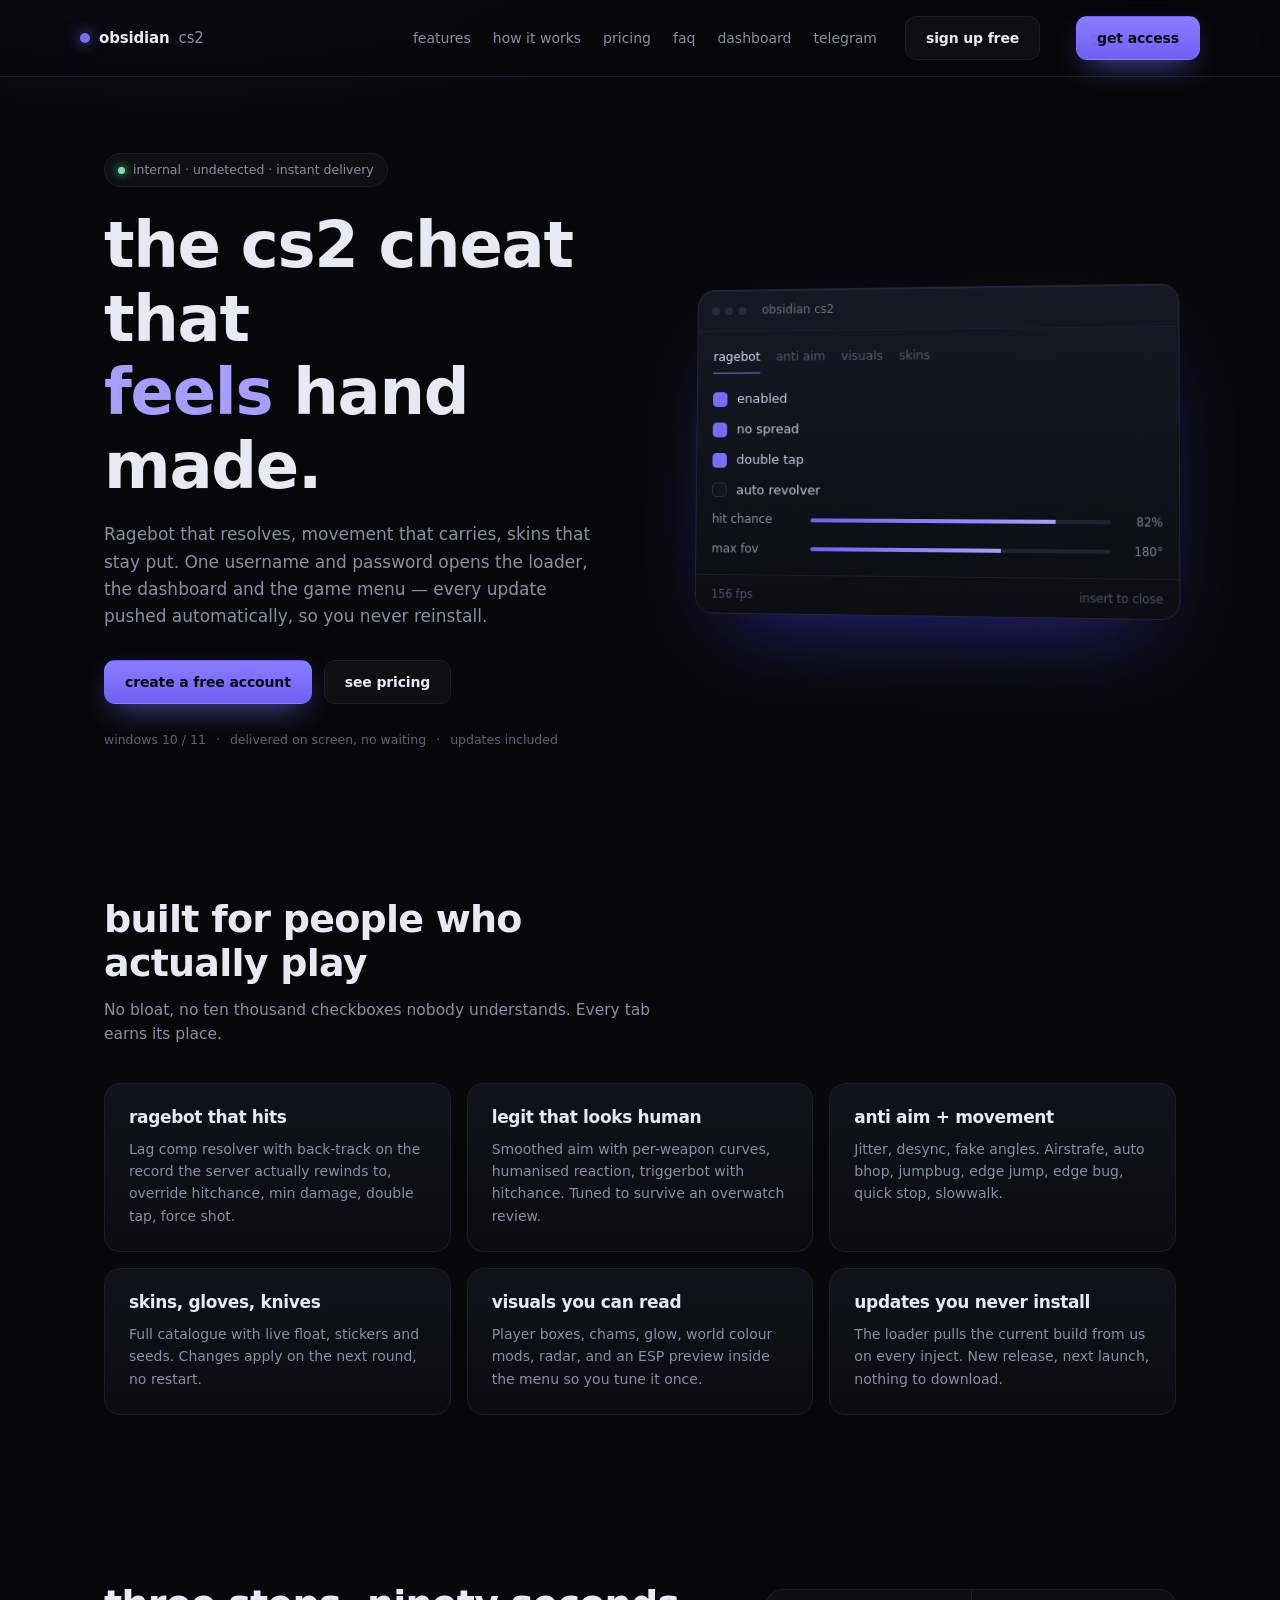
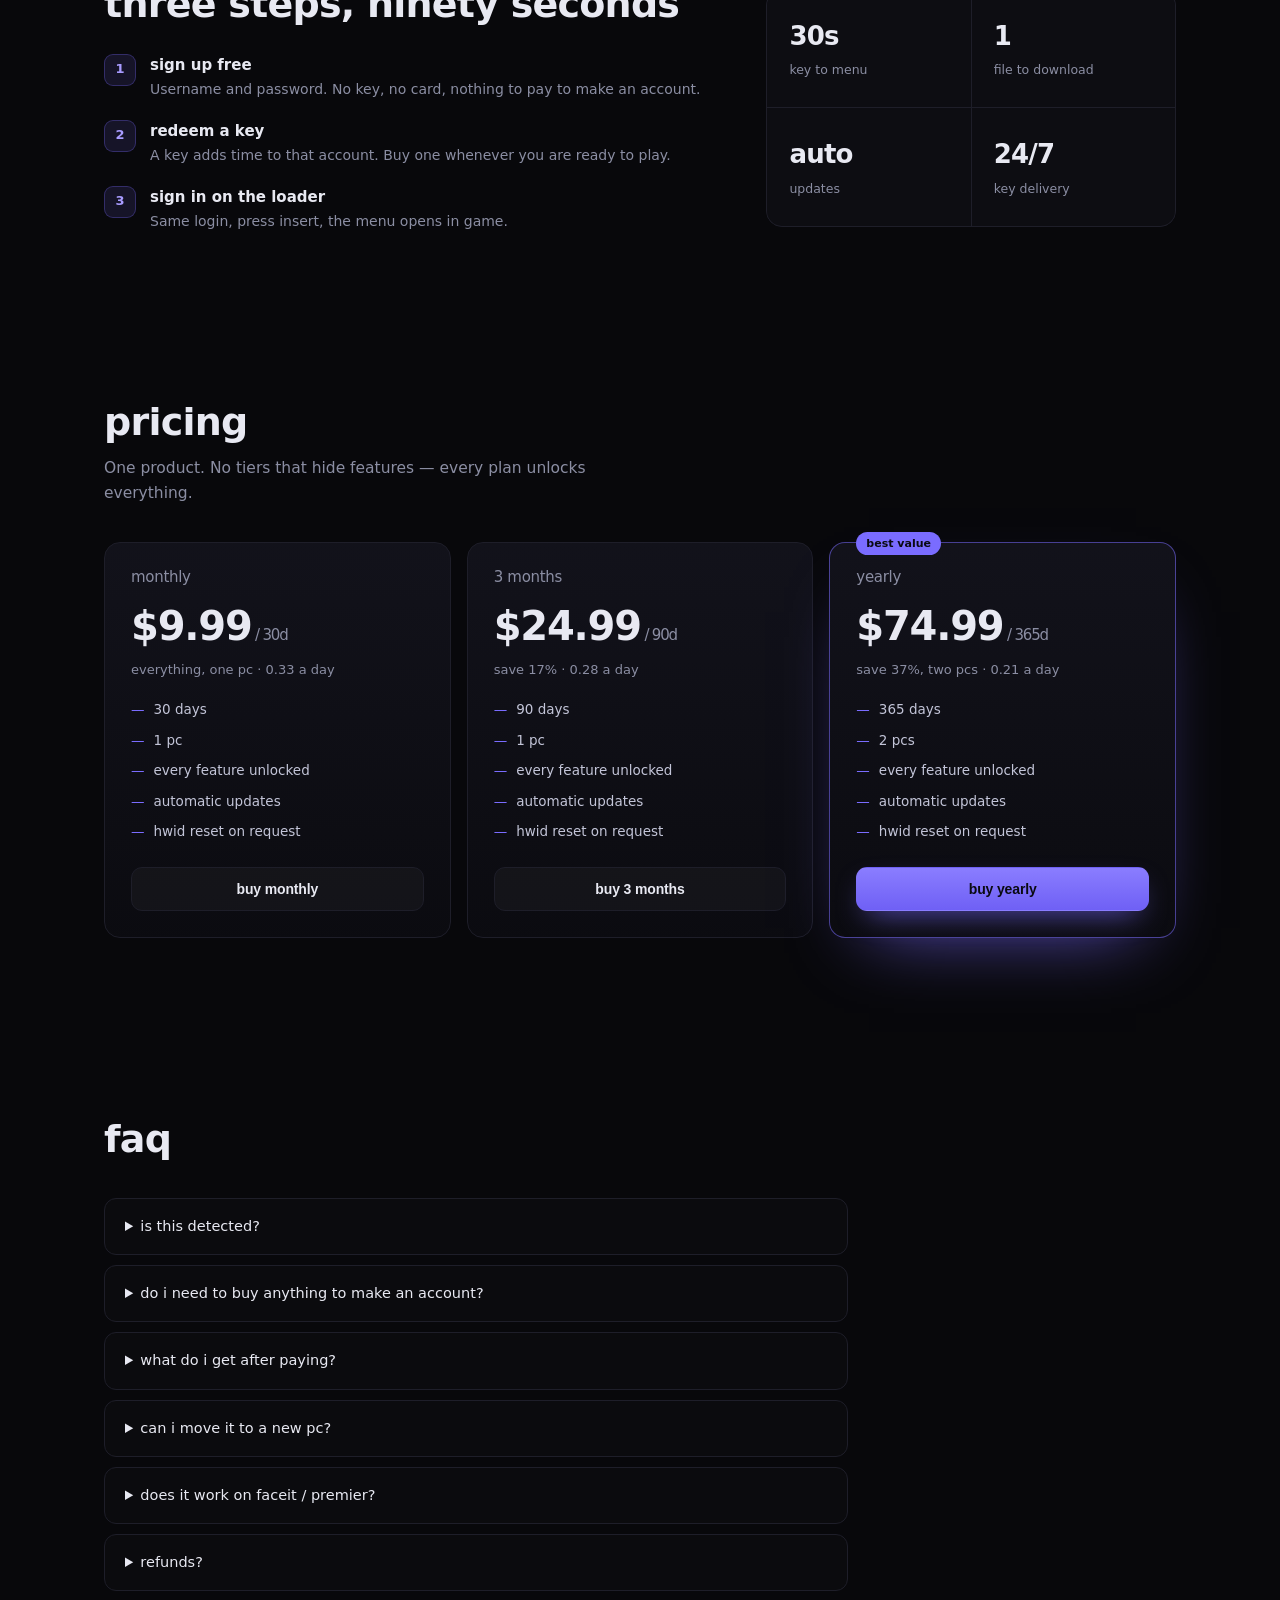
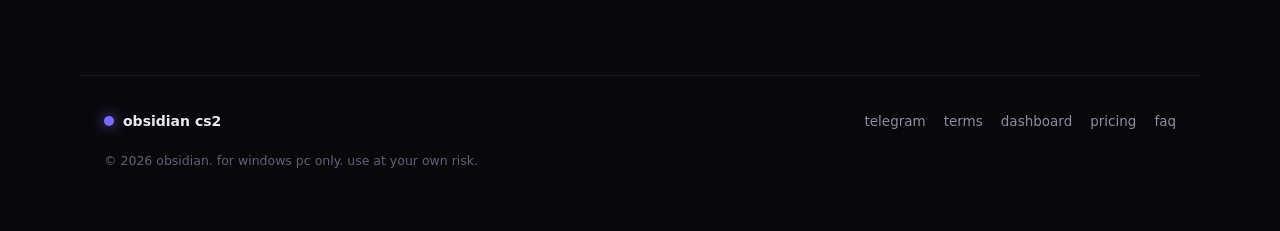
<file: index.html>
<!doctype html>
<html lang="en">
<head>
<meta charset="utf-8">
<meta name="viewport" content="width=device-width,initial-scale=1">
<title>obsidian — cs2</title>
<meta name="description" content="obsidian cs2: ragebot, legitbot, skins and movement in one clean internal. Buy a key, load in seconds.">
<link rel="stylesheet" href="assets/style.css?v=3">
<link rel="icon" href="data:image/svg+xml,<svg xmlns='http://www.w3.org/2000/svg' viewBox='0 0 32 32'><rect width='32' height='32' rx='8' fill='%237a6cff'/></svg>">
</head>
<body>

<nav class="nav">
  <a class="brand" href="#top">
    <span class="brand-dot"></span>
    obsidian <span class="brand-sub">cs2</span>
  </a>
  <div class="nav-links">
    <a href="#features">features</a>
    <a href="#how">how it works</a>
    <a href="#pricing">pricing</a>
    <a href="#faq">faq</a>
    <a href="dashboard.html">dashboard</a>
    <a href="https://t.me/obsidiancs2" target="_blank" rel="noopener">telegram</a>
  </div>
  <a class="btn btn-ghost" href="dashboard.html?mode=register">sign up free</a>
  <a class="btn btn-primary" href="#pricing" style="margin-left:8px">get access</a>
</nav>

<header class="hero" id="top">
  <div class="hero-copy">
    <div class="pill"><span class="live"></span> internal · undetected · instant delivery</div>
    <h1>the cs2 cheat that<br><em>feels</em> hand made.</h1>
    <p class="lede">
      Ragebot that resolves, movement that carries, skins that stay put. One username
      and password opens the loader, the dashboard and the game menu — every update
      pushed automatically, so you never reinstall.
    </p>
    <div class="hero-actions">
      <a class="btn btn-primary" href="dashboard.html?mode=register">create a free account</a>
      <a class="btn btn-ghost" href="#pricing">see pricing</a>
    </div>
    <div class="hero-meta">
      <span>windows 10 / 11</span>
      <span>·</span>
      <span>delivered on screen, no waiting</span>
      <span>·</span>
      <span>updates included</span>
    </div>
  </div>

  <div class="hero-art" aria-hidden="true">
    <div class="panel">
      <div class="panel-bar">
        <span class="dot"></span><span class="dot"></span><span class="dot"></span>
        <span class="panel-title">obsidian cs2</span>
      </div>
      <div class="panel-body">
        <div class="tabs">
          <span class="tab active">ragebot</span><span class="tab">anti aim</span>
          <span class="tab">visuals</span><span class="tab">skins</span>
        </div>
        <div class="rows">
          <div class="row"><span class="tick on"></span>enabled</div>
          <div class="row"><span class="tick on"></span>no spread</div>
          <div class="row"><span class="tick on"></span>double tap</div>
          <div class="row"><span class="tick"></span>auto revolver</div>
          <div class="row slider">
            <span>hit chance</span>
            <i><b style="width:82%"></b></i>
            <span class="val">82%</span>
          </div>
          <div class="row slider">
            <span>max fov</span>
            <i><b style="width:64%"></b></i>
            <span class="val">180°</span>
          </div>
        </div>
      </div>
      <div class="panel-foot"><span>156 fps</span><span>insert to close</span></div>
    </div>
  </div>
</header>

<section class="section" id="features">
  <div class="section-head">
    <h2>built for people who actually play</h2>
    <p>No bloat, no ten thousand checkboxes nobody understands. Every tab earns its place.</p>
  </div>
  <div class="grid">
    <article class="card">
      <h3>ragebot that hits</h3>
      <p>Lag comp resolver with back-track on the record the server actually rewinds to, override hitchance, min damage, double tap, force shot.</p>
    </article>
    <article class="card">
      <h3>legit that looks human</h3>
      <p>Smoothed aim with per-weapon curves, humanised reaction, triggerbot with hitchance. Tuned to survive an overwatch review.</p>
    </article>
    <article class="card">
      <h3>anti aim + movement</h3>
      <p>Jitter, desync, fake angles. Airstrafe, auto bhop, jumpbug, edge jump, edge bug, quick stop, slowwalk.</p>
    </article>
    <article class="card">
      <h3>skins, gloves, knives</h3>
      <p>Full catalogue with live float, stickers and seeds. Changes apply on the next round, no restart.</p>
    </article>
    <article class="card">
      <h3>visuals you can read</h3>
      <p>Player boxes, chams, glow, world colour mods, radar, and an ESP preview inside the menu so you tune it once.</p>
    </article>
    <article class="card">
      <h3>updates you never install</h3>
      <p>The loader pulls the current build from us on every inject. New release, next launch, nothing to download.</p>
    </article>
  </div>
</section>

<section class="section split" id="how">
  <div>
    <h2>three steps, ninety seconds</h2>
    <ol class="steps">
      <li><b>sign up free</b><span>Username and password. No key, no card, nothing to pay to make an account.</span></li>
      <li><b>redeem a key</b><span>A key adds time to that account. Buy one whenever you are ready to play.</span></li>
      <li><b>sign in on the loader</b><span>Same login, press insert, the menu opens in game.</span></li>
    </ol>
  </div>
  <div class="stat-box">
    <div class="stat"><b>30s</b><span>key to menu</span></div>
    <div class="stat"><b>1</b><span>file to download</span></div>
    <div class="stat"><b>auto</b><span>updates</span></div>
    <div class="stat"><b>24/7</b><span>key delivery</span></div>
  </div>
</section>

<section class="section" id="pricing">
  <div class="section-head">
    <h2>pricing</h2>
    <p>One product. No tiers that hide features — every plan unlocks everything.</p>
  </div>
  <div class="pricing" id="plan-grid">
    <div class="card plan skeleton"></div>
    <div class="card plan skeleton"></div>
    <div class="card plan skeleton"></div>
  </div>
  <p class="fine" id="plan-status"></p>
</section>

<section class="section" id="faq">
  <div class="section-head"><h2>faq</h2></div>
  <div class="faq">
    <details><summary>is this detected?</summary><p>Nothing is ever permanently safe. We ship updates as soon as anything changes and the loader pulls them automatically, so you are never running an old build.</p></details>
    <details><summary>do i need to buy anything to make an account?</summary><p>No. <a href="dashboard.html?mode=register">Sign up free</a> — the account is just your login. A key only adds time, and you redeem it on the dashboard when you want to play.</p></details>
    <details><summary>what do i get after paying?</summary><p>A key, immediately. Paste it into the redeem box on your dashboard and its days land on your account. Then the loader signs in with your username and password — there is no key to remember.</p></details>
    <details><summary>can i move it to a new pc?</summary><p>Yes. Every plan has a device limit, and the dashboard has a reset button — clear the old pcs yourself, then sign in on the new one.</p></details>
    <details><summary>does it work on faceit / premier?</summary><p>Premier and matchmaking, yes. Faceit never — anti-cheat there is kernel level and we do not pretend otherwise.</p></details>
    <details><summary>refunds?</summary><p>Keys are digital and delivered instantly, so they are final. If the key never worked, we replace or refund it — see <a href="terms.html">terms</a>.</p></details>
  </div>
</section>

<footer class="foot">
  <div class="foot-brand"><span class="brand-dot"></span> obsidian cs2</div>
  <div class="foot-links">
    <a href="https://t.me/obsidiancs2" target="_blank" rel="noopener">telegram</a>
    <a href="terms.html">terms</a>
    <a href="dashboard.html">dashboard</a>
    <a href="#pricing">pricing</a>
    <a href="#faq">faq</a>
  </div>
  <p class="fine">© <span id="year"></span> obsidian. for windows pc only. use at your own risk.</p>
</footer>

<script src="assets/config.js?v=3"></script>
<script src="assets/app.js?v=3"></script>
</body>
</html>
</file>
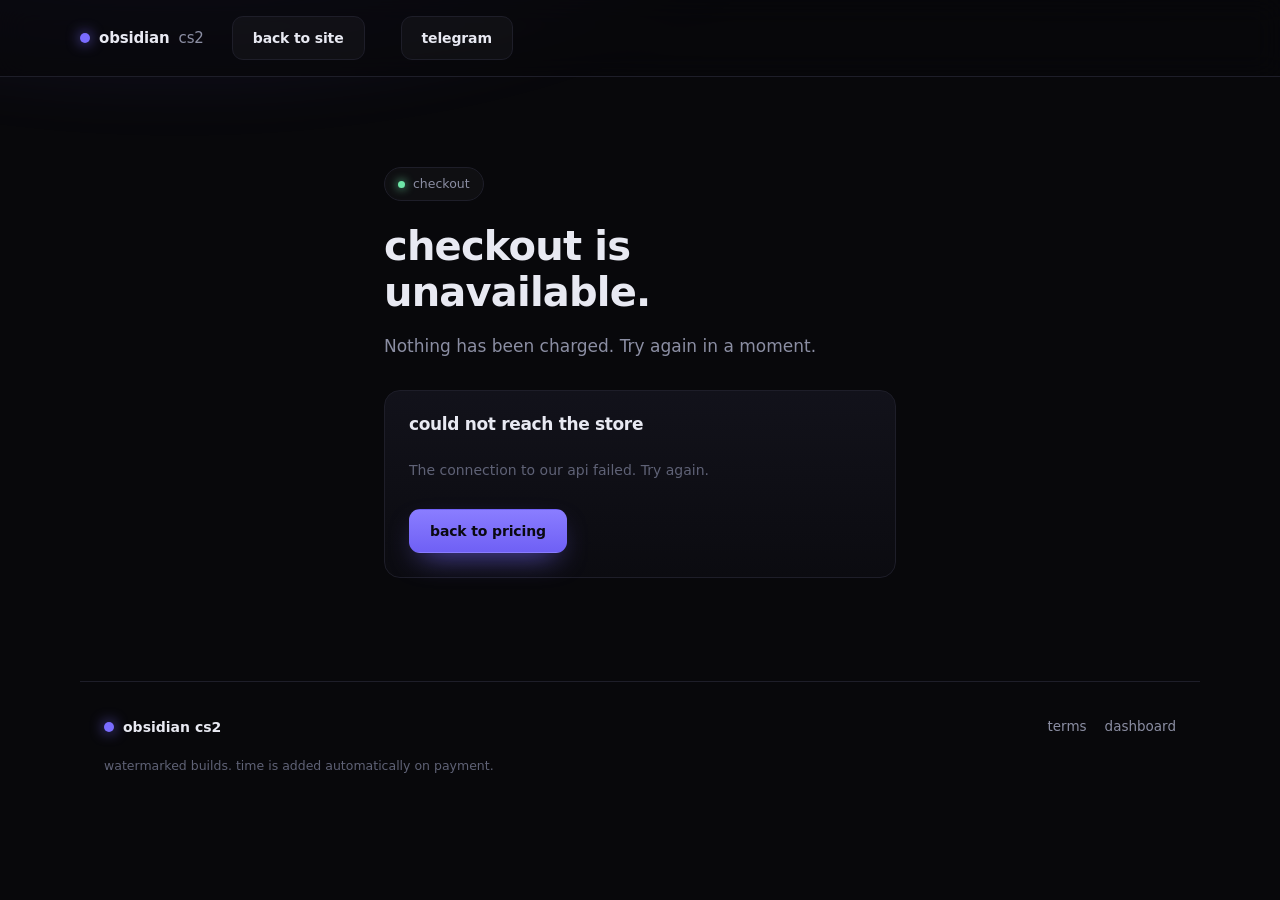
<file: buy.html>
<!doctype html>
<html lang="en">
<head>
<meta charset="utf-8">
<meta name="viewport" content="width=device-width,initial-scale=1">
<title>checkout — obsidian</title>
<meta name="robots" content="noindex">
<link rel="stylesheet" href="assets/style.css?v=4">
<link rel="icon" href="data:image/svg+xml,<svg xmlns='http://www.w3.org/2000/svg' viewBox='0 0 32 32'><rect width='32' height='32' rx='8' fill='%237a6cff'/></svg>">
</head>
<body>

<nav class="nav">
  <a class="brand" href="index.html">
    <span class="brand-dot"></span>
    obsidian <span class="brand-sub">cs2</span>
  </a>
  <a class="btn btn-ghost" href="index.html">back to site</a>
  <a class="btn btn-ghost" href="https://t.me/obsidiancs2" target="_blank" rel="noopener" style="margin-left:8px">telegram</a>
</nav>

<main class="claim">
  <div class="pill"><span class="live"></span> <span id="head">checkout</span></div>

  <h1 id="title">one payment, time added.</h1>
  <p class="lede" id="lede">
    Our payment page handles it. As soon as it clears, the time lands on your account —
    no key to copy, nothing to confirm.
  </p>

  <section class="card pay" id="pay" hidden>
    <p class="pay-status" id="status">opening the payment page…</p>
    <div style="display:flex;gap:8px;flex-wrap:wrap;margin-top:14px">
      <a class="btn btn-primary" id="go" href="#" rel="noopener">open payment page</a>
    </div>
    <p class="fine" style="margin-top:14px">
      Payment is handled by our store. Nothing is charged until you finish on their page.
    </p>
  </section>

  <section class="card pay" id="signin" hidden>
    <h3>sign in first</h3>
    <p class="fine" style="margin:8px 0 16px">
      The time is attached to your account the second it is paid, so sign up or sign in
      before paying — otherwise you get a key to redeem yourself.
    </p>
    <div style="display:flex;gap:8px;flex-wrap:wrap">
      <a class="btn btn-primary" href="dashboard.html">sign in</a>
      <a class="btn btn-ghost" href="dashboard.html?mode=register">create an account</a>
      <button class="btn btn-ghost" id="guest">buy without signing in</button>
    </div>
  </section>

  <section class="card pay" id="dead" hidden>
    <h3 id="dead-title">checkout is unavailable.</h3>
    <p class="fine" id="dead-note"></p>
    <div style="margin-top:14px">
      <a class="btn btn-primary" href="index.html#pricing">back to pricing</a>
    </div>
  </section>

  <p class="fine" id="error"></p>
</main>

<footer class="foot">
  <div class="foot-brand"><span class="brand-dot"></span> obsidian cs2</div>
  <div class="foot-links"><a href="terms.html">terms</a><a href="dashboard.html">dashboard</a></div>
  <p class="fine">watermarked builds. time is added automatically on payment.</p>
</footer>

<script src="assets/config.js?v=4"></script>
<script src="assets/buy.js?v=4"></script>
</body>
</html>
</file>
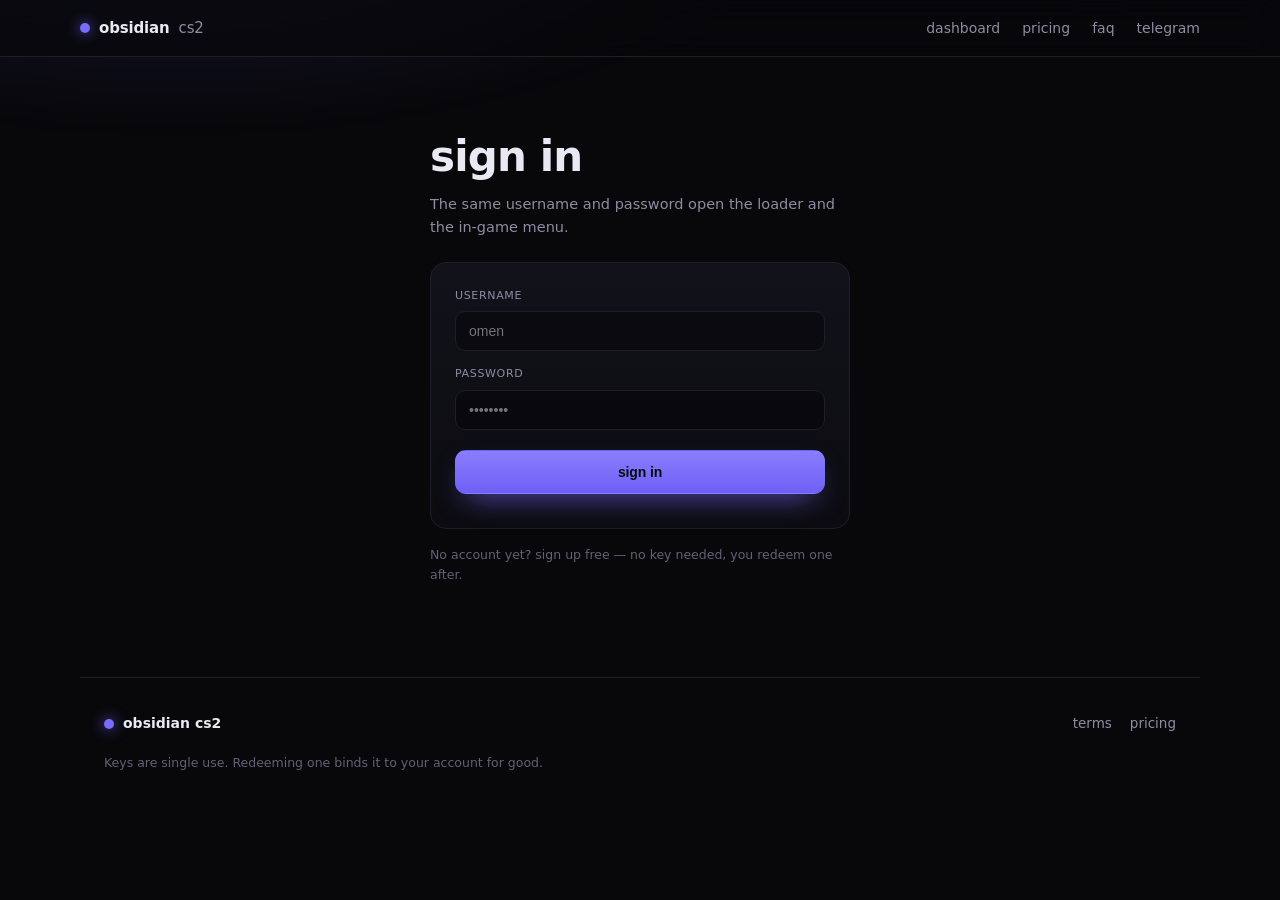
<file: dashboard.html>
<!doctype html>
<html lang="en">
<head>
<meta charset="utf-8">
<meta name="viewport" content="width=device-width,initial-scale=1">
<title>dashboard — obsidian</title>
<meta name="robots" content="noindex">
<link rel="stylesheet" href="assets/style.css?v=3">
</head>
<body>

<nav class="nav">
  <a class="brand" href="index.html">
    <span class="brand-dot"></span>
    obsidian <span class="brand-sub">cs2</span>
  </a>
  <div class="nav-links">
    <a href="dashboard.html">dashboard</a>
    <a href="index.html#pricing">pricing</a>
    <a href="index.html#faq">faq</a>
    <a href="https://t.me/obsidiancs2" target="_blank" rel="noopener">telegram</a>
  </div>
  <button class="btn btn-ghost" id="signout" style="display:none">sign out</button>
</nav>

<main class="dash">

  <!-- ---------- signed out ---------- -->
  <section class="dash-login" id="login-view">
    <h1 id="auth-title">sign in</h1>
    <p class="lede" id="auth-lede">The same username and password open the loader and the in-game menu.</p>

    <form class="card" style="padding:24px" id="login-form">
      <label class="field-label" for="u">username</label>
      <input class="field-input" id="u" autocomplete="username" spellcheck="false" placeholder="omen" style="margin-bottom:14px">
      <label class="field-label" for="p">password</label>
      <input class="field-input" id="p" type="password" autocomplete="current-password" placeholder="••••••••">
      <button class="btn btn-primary" id="login-btn" type="submit" style="width:100%;margin-top:20px">sign in</button>
      <p class="state" id="login-state"></p>
    </form>

    <form class="card" style="padding:24px;display:none" id="register-form">
      <label class="field-label" for="ru">pick a username</label>
      <input class="field-input" id="ru" autocomplete="username" spellcheck="false" placeholder="3-16 letters, numbers, _ or ." style="margin-bottom:14px">
      <label class="field-label" for="rp">password</label>
      <input class="field-input" id="rp" type="password" autocomplete="new-password" placeholder="at least 8 characters" style="margin-bottom:14px">
      <label class="field-label" for="rp2">confirm password</label>
      <input class="field-input" id="rp2" type="password" autocomplete="new-password" placeholder="same again">
      <button class="btn btn-primary" id="register-btn" type="submit" style="width:100%;margin-top:20px">create account</button>
      <p class="state" id="register-state"></p>
    </form>

    <p class="fine" style="margin-top:16px" id="switch-line">
      No account yet? <a href="#" id="to-register">sign up free</a> — no key needed, you redeem one after.
    </p>
  </section>

  <!-- ---------- signed in ---------- -->
  <section id="account-view" style="display:none">
    <header class="dash-head">
      <div>
        <div class="pill" id="plan-pill">—</div>
        <h1 id="greeting">welcome back</h1>
        <p class="lede" id="expiry-line">—</p>
      </div>
      <div style="display:flex;gap:8px;flex-wrap:wrap">
        <a class="btn btn-ghost" href="buy.html?plan=month" id="buy-time">buy time</a>
        <a class="btn btn-primary" id="download" href="loader.exe" download>download loader</a>
      </div>
    </header>

    <div class="dash-grid">
      <article class="card">
        <h3>redeem a key</h3>
        <p class="fine" style="margin:8px 0 14px" id="redeem-hint">
          Buying from this dashboard adds the time here by itself — a key is only needed if
          you bought one somewhere else. Paste it below and it adds its time, once.
        </p>
        <div style="display:flex;gap:8px;flex-wrap:wrap">
          <input class="field-input" id="key" placeholder="OBSD-XXXX-XXXX-XXXX-XXXX" spellcheck="false"
                 style="flex:1;min-width:210px;text-transform:uppercase;font-family:ui-monospace,monospace;letter-spacing:.04em">
          <button class="btn btn-primary" id="redeem-btn" style="white-space:nowrap">redeem</button>
        </div>
        <p class="state" id="redeem-state"></p>
        <p class="fine" id="shop-line" hidden style="margin-top:10px">
          bought it on the shop instead? <a id="shop-link" href="#" target="_blank" rel="noopener">browse the shop</a>
        </p>
      </article>

      <article class="card">
        <h3>subscription</h3>
        <div class="bar"><b id="day-bar"></b></div>
        <p class="fine" id="days-line">—</p>
        <div class="kv-list" id="sub-kv"></div>
      </article>
    </div>

    <div class="dash-grid">
      <article class="card">
        <h3>your pcs</h3>
        <div id="devices"></div>
        <button class="btn btn-ghost" id="reset" style="margin-top:14px">reset devices</button>
        <p class="fine" style="margin-top:10px">Use this when you move to a new pc. It unbinds the old ones and the
        loader picks it up on the next launch.</p>
      </article>

      <article class="card">
        <h3>how to get in game</h3>
        <ol class="steps">
          <li><b>download the loader</b><span>One file. It asks to run as admin because CS2 does.</span></li>
          <li><b>sign in there too</b><span>The same username and password. No key to keep track of.</span></li>
          <li><b>press insert</b><span>The module downloads itself, and the menu opens in game.</span></li>
        </ol>
      </article>
    </div>

    <div class="dash-grid">
      <article class="card">
        <h3>recent orders</h3>
        <div id="orders"></div>
      </article>
      <article class="card">
        <h3>account</h3>
        <div class="kv-list" id="account-kv"></div>
        <p class="fine" style="margin-top:14px">Do not share this login. Anyone with it can use your subscription.</p>
      </article>
    </div>
  </section>
</main>

<footer class="foot">
  <div class="foot-brand"><span class="brand-dot"></span> obsidian cs2</div>
  <div class="foot-links">
    <a href="terms.html">terms</a>
    <a href="index.html#pricing">pricing</a>
  </div>
  <p class="fine">Keys are single use. Redeeming one binds it to your account for good.</p>
</footer>

<script src="assets/config.js?v=3"></script>
<script>
(() => {
  const api = (window.OBSIDIAN?.api || "").replace(/\/+$/, "");

  // point the download wherever the loader actually lives (release asset, cdn, ...)
  const loaderUrl = String(window.OBSIDIAN?.loaderUrl || "loader.exe");
  const TOKEN_KEY = "obsidian-token";
  const $ = (id) => document.getElementById(id);

  const token = () => localStorage.getItem(TOKEN_KEY) || "";
  const escapeHtml = (text) => String(text ?? "").replace(/[&<>"']/g, (c) =>
    ({ "&": "&amp;", "<": "&lt;", ">": "&gt;", '"': "&quot;", "'": "&#39;" }[c]));

  const say = (node, text, tone) => {
    if (!node) return;
    node.textContent = text || "";
    node.className = "state" + (tone ? " " + tone : "");
  };

  const daysBetween = (unix) => {
    if (!unix) return "no time on this account yet";
    const left = Math.ceil((unix * 1000 - Date.now()) / 86400000);
    return left <= 0 ? "expired" : left + " day" + (left === 1 ? "" : "s") + " left";
  };

  const ago = (unix) => {
    if (!unix) return "never";
    const diff = Math.floor(Date.now() / 1000) - unix;
    if (diff < 90) return "just now";
    if (diff < 3600) return Math.floor(diff / 60) + "m ago";
    if (diff < 86400) return Math.floor(diff / 3600) + "h ago";
    return Math.floor(diff / 86400) + "d ago";
  };

  function show(view) {
    $("login-view").style.display = view === "login" ? "" : "none";
    $("account-view").style.display = view === "account" ? "" : "none";
    $("signout").style.display = view === "account" ? "" : "none";
  }

  function setMode(mode) {
    const register = mode === "register";
    $("login-form").style.display = register ? "none" : "";
    $("register-form").style.display = register ? "" : "none";
    $("auth-title").textContent = register ? "create account" : "sign in";
    $("auth-lede").textContent = register
      ? "Free and instant — no key needed to sign up. Add time later by redeeming a key."
      : "The same username and password open the loader and the in-game menu.";
    $("switch-line").innerHTML = register
      ? 'Already have an account? <a href="#" id="to-login">sign in</a>.'
      : 'No account yet? <a href="#" id="to-register">sign up free</a> — no key needed, you redeem one after.';

    const wire = (id, target) => {
      const node = $(id);
      if (node) node.onclick = (event) => { event.preventDefault(); setMode(target); };
    };
    wire("to-register", "register");
    wire("to-login", "login");
  }

  // a bare "not found" means the deployed api is older than this page, which is a
  // deploy problem and not something the person typing can fix
  const host = (() => {
    try { return new URL(api).host; } catch { return api || "no api set"; }
  })();

  const friendly = (status, error) => {
    if (status === 404 && (!error || /not found/i.test(error))) {
      return "this page cannot reach " + host + " - the server there is out of date";
    }
    if (status === 403 && /origin/i.test(error || "")) {
      return "this domain is not allowed to talk to the server yet (" + host + ")";
    }
    return error || "request failed (" + status + ") from " + host;
  };

  async function post(path, body, withToken) {
    const response = await fetch(api + path, {
      method: "POST",
      headers: {
        "content-type": "application/json",
        ...(withToken ? { authorization: "Bearer " + token() } : {}),
      },
      body: JSON.stringify(body || {}),
    });
    const data = await response.json().catch(() => ({}));
    if (!data.ok) throw new Error(friendly(response.status, data.error));
    return data;
  }

  // A checkout opened from this browser leaves its invoice id behind. The shop's webhook
  // normally credits it, but this settles the same invoice on the way back so a paid
  // purchase never waits on a webhook. Repeating it is a no-op on the server.
  async function settlePending() {
    let pending = null;
    try { pending = JSON.parse(localStorage.getItem("obsidian-pending-invoice") || "null"); } catch {}
    if (!pending?.id) return null;

    if (Date.now() - (pending.at || 0) > 24 * 3600 * 1000) {
      localStorage.removeItem("obsidian-pending-invoice");
      return null;
    }

    try {
      const data = await post("/v1/checkout/confirm", { invoice_id: pending.id }, true);
      if (data.paid) {
        localStorage.removeItem("obsidian-pending-invoice");
        return data;
      }
    } catch {}

    return null;
  }

  async function load() {
    if (!token()) return show("login");

    const settled = await settlePending();

    try {
      const response = await fetch(api + "/v1/account/me", {
        headers: { authorization: "Bearer " + token() },
      });
      const data = await response.json().catch(() => ({}));

      // a bad or expired token is the only reason to throw the session away - a
      // blip, a timeout or a server hiccup must not log someone out of a page
      // they are already signed in on
      if (response.status === 401) {
        localStorage.removeItem(TOKEN_KEY);
        show("login");
        say($("login-state"), "your session ended — sign in again.", "bad");
        return;
      }
      if (!data.ok) throw new Error(data.error || "request failed (" + response.status + ")");

      render(data);
      show("account");

      if (settled?.credited) {
        say($("redeem-state"),
          "payment received — " + (settled.days || 30) + " days added to this account.", "good");
      }
    } catch (error) {
      show("login");
      say($("login-state"), "could not load your account - " + error.message, "bad");
    }
  }

  function render(data) {
    const active = data.has_subscription;
    $("greeting").textContent = "welcome back, " + data.username;
    $("plan-pill").textContent = data.revoked
      ? "revoked"
      : active ? data.plan + " plan" : "no time yet";
    $("expiry-line").textContent = data.revoked
      ? "this subscription was revoked."
      : active
        ? "active until " + new Date(data.expires_at * 1000).toLocaleDateString()
        : "redeem a key below to start your time.";

    const left = Math.max(0, data.days_left || 0);
    const percent = active ? Math.max(4, Math.min(100, (left / 30) * 100)) : 0;
    $("day-bar").style.width = percent + "%";
    $("day-bar").style.background = active
      ? "linear-gradient(90deg,#6f60f5,#a99cff)"
      : "#2a2a38";
    $("days-line").textContent = data.revoked ? "access removed" : daysBetween(data.expires_at);

    $("sub-kv").innerHTML = `
      <div>plan</div><div>${escapeHtml(data.plan || "—")}</div>
      <div>device limit</div><div>${data.max_devices ? data.max_devices + " pc" + (data.max_devices === 1 ? "" : "s") : "—"}</div>
      <div>used</div><div>${data.max_devices ? (data.devices || []).length + " / " + data.max_devices : "—"}</div>
    `;

    const devices = data.devices || [];
    $("devices").innerHTML = devices.length
      ? devices.map((device, index) => `
          <div class="device">
            <div>
              <b>${escapeHtml(device.label || "pc " + (index + 1))}</b>
              <span class="mono dim">${escapeHtml((device.hwid || "").slice(0, 18))}…</span>
            </div>
            <span class="fine">${device.banned ? "banned" : "seen " + ago(device.last_seen)}</span>
          </div>`).join("")
      : `<p class="fine">No pc bound yet. Sign in on the loader and this fills in.</p>`;

    const orders = data.orders || [];
    $("orders").innerHTML = orders.length
      ? orders.map((order) => `
          <div class="device">
            <div><b>${escapeHtml(order.plan)}</b></div>
            <span class="fine">${(order.amount / 100).toFixed(2)} ${String(order.currency).toUpperCase()} · ${ago(order.created_at)}</span>
          </div>`).join("")
      : `<p class="fine">No purchases yet — keys bought from the store show up here.</p>`;

    $("account-kv").innerHTML = `
      <div>username</div><div>${escapeHtml(data.username)}</div>
      <div>email</div><div>${escapeHtml(data.email || "—")}</div>
      <div>status</div><div>${data.revoked ? "revoked" : active ? "active" : "awaiting a key"}</div>
    `;

    $("redeem-hint").textContent = active
      ? "Renewing? Paste the new key and the days stack onto your current time."
      : "Paste the key you bought. It adds its time to this account, once.";
  }

  // ---------- sign in / register ----------

  $("login-form").addEventListener("submit", async (event) => {
    event.preventDefault();
    const button = $("login-btn");
    const username = $("u").value.trim().toLowerCase();
    const password = $("p").value;
    if (!username || !password) return say($("login-state"), "fill in both fields.", "bad");

    button.disabled = true;
    button.textContent = "signing in…";
    say($("login-state"), "");

    try {
      const data = await post("/v1/account/login", { username, password });
      localStorage.setItem(TOKEN_KEY, data.token);
      $("p").value = "";
      await load();
    } catch (error) {
      say($("login-state"), error.message, "bad");
    } finally {
      button.disabled = false;
      button.textContent = "sign in";
    }
  });

  $("register-form").addEventListener("submit", async (event) => {
    event.preventDefault();
    const button = $("register-btn");
    const username = $("ru").value.trim().toLowerCase();
    const password = $("rp").value;
    const confirm = $("rp2").value;

    if (password !== confirm) return say($("register-state"), "those passwords do not match.", "bad");
    if (password.length < 8) return say($("register-state"), "password needs at least 8 characters.", "bad");

    button.disabled = true;
    button.textContent = "creating…";
    say($("register-state"), "");

    try {
      const data = await post("/v1/register", { username, password });
      localStorage.setItem(TOKEN_KEY, data.token);
      $("rp").value = "";
      $("rp2").value = "";
      await load();
    } catch (error) {
      say($("register-state"), error.message, "bad");
    } finally {
      button.disabled = false;
      button.textContent = "create account";
    }
  });

  // ---------- redeem ----------

  const formatKey = (value) => value.toUpperCase().replace(/[^A-Z0-9]/g, '');

  $("key").addEventListener("input", (event) => {
    let raw = formatKey(event.target.value).slice(0, 20);
    if (raw.startsWith("OBSD") && raw.length > 4) {
      const body = raw.slice(4);
      raw = "OBSD-" + (body.match(/.{1,4}/g) || []).join("-");
    }
    event.target.value = raw;
  });

  $("redeem-btn").addEventListener("click", async () => {
    const button = $("redeem-btn");
    const key = $("key").value.trim();
    if (key.length < 8) return say($("redeem-state"), "that does not look like a key.", "bad");

    button.disabled = true;
    button.textContent = "redeeming…";
    say($("redeem-state"), "");

    try {
      const data = await post("/v1/redeem", { key }, true);
      $("key").value = "";
      say($("redeem-state"), `+${data.days_added} days added — you have ${data.days_left} left.`, "good");
      await load();
    } catch (error) {
      say($("redeem-state"), error.message, "bad");
    } finally {
      button.disabled = false;
      button.textContent = "redeem";
    }
  });

  // ---------- misc ----------

  $("signout").addEventListener("click", () => {
    localStorage.removeItem(TOKEN_KEY);
    show("login");
    say($("login-state"), "");
  });

  $("reset").addEventListener("click", async () => {
    if (!confirm("unbind every pc? you will sign in again on the one you want to use.")) return;
    try {
      await post("/v1/account/reset-hwid", {}, true);
      await load();
      alert("devices cleared. sign in on the pc you want to use.");
    } catch (error) {
      alert(error.message);
    }
  });

  // dashboard.html?mode=register opens straight onto the sign up form, which is how
  // the site links here. no key is involved in making an account.
  const wantsRegister = new URLSearchParams(location.search).get("mode") === "register";

  // a key carried over from the success page drops straight into the redeem box
  try {
    const pending = sessionStorage.getItem("obsidian-pending-key");
    if (pending) {
      $("key").value = pending;
      sessionStorage.removeItem("obsidian-pending-key");
      say($("redeem-state"), "your new key is filled in - hit redeem.", "good");
    }
  } catch {
    /* storage blocked, they can paste it */
  }

  $("download").href = loaderUrl;

  const shopUrl = String(window.OBSIDIAN?.shopUrl || "");
  if (shopUrl) {
    $("shop-link").href = shopUrl;
    $("shop-line").hidden = false;
  }

  setMode(wantsRegister ? "register" : "login");
  load();
})();
</script>
</body>
</html>
</file>
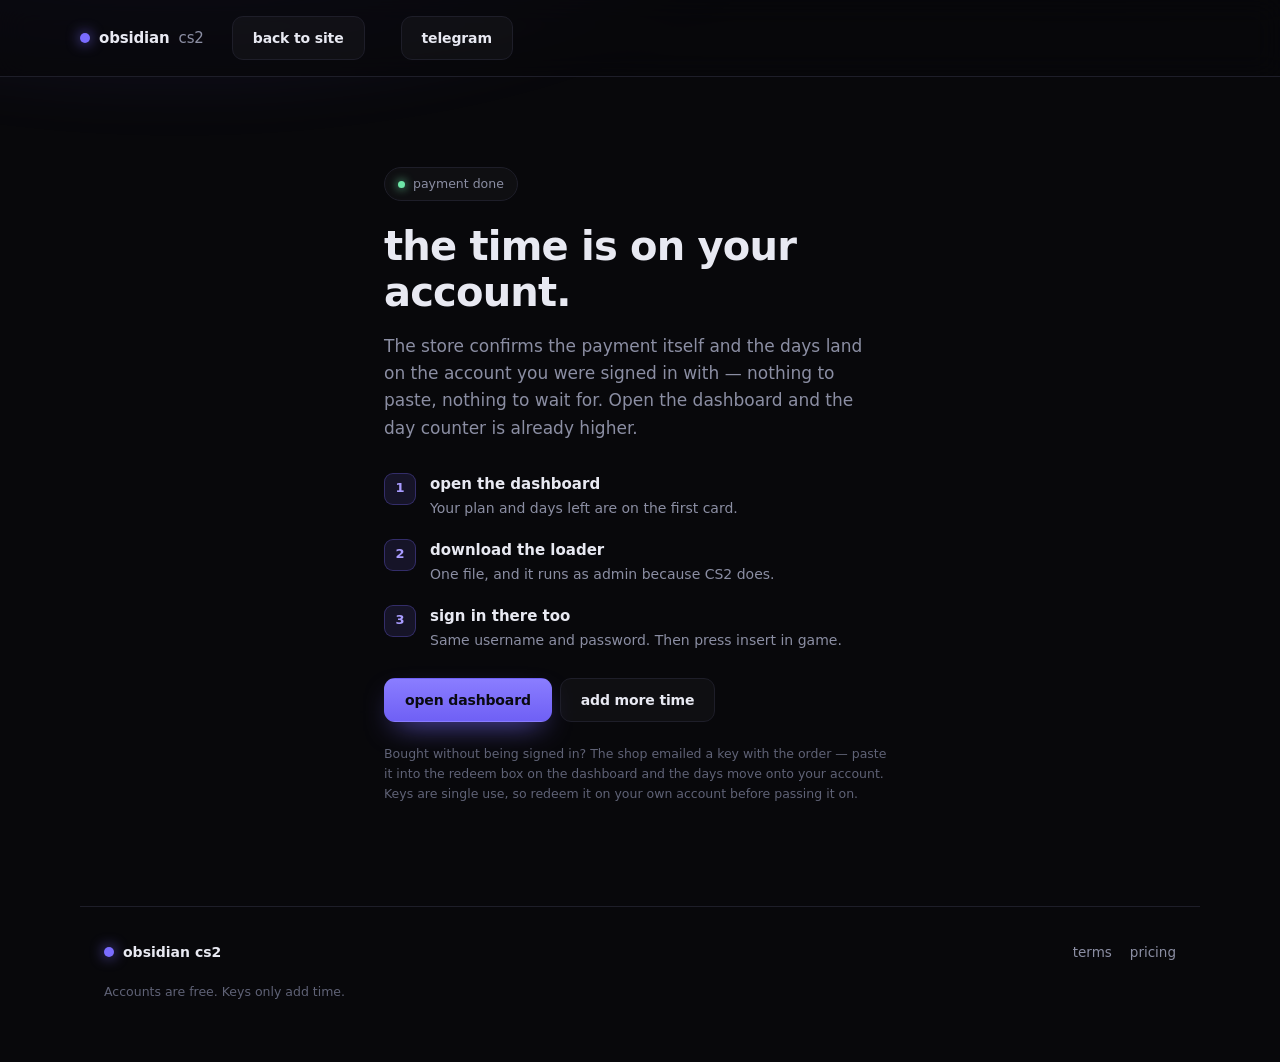
<file: success.html>
<!doctype html>
<html lang="en">
<head>
<meta charset="utf-8">
<meta name="viewport" content="width=device-width,initial-scale=1">
<title>you're through — obsidian</title>
<meta name="robots" content="noindex">
<link rel="stylesheet" href="assets/style.css?v=4">
</head>
<body>

<nav class="nav">
  <a class="brand" href="index.html">
    <span class="brand-dot"></span>
    obsidian <span class="brand-sub">cs2</span>
  </a>
  <a class="btn btn-ghost" href="index.html">back to site</a>
  <a class="btn btn-ghost" href="https://t.me/obsidiancs2" target="_blank" rel="noopener" style="margin-left:8px">telegram</a>
</nav>

<main class="claim">
  <div class="pill"><span class="live"></span> payment done</div>

  <h1>the time is on your account.</h1>
  <p class="lede">
    The store confirms the payment itself and the days land on the account you were signed
    in with — nothing to paste, nothing to wait for. Open the dashboard and the day counter
    is already higher.
  </p>

  <ol class="steps" style="margin-top:26px">
    <li><b>open the dashboard</b><span>Your plan and days left are on the first card.</span></li>
    <li><b>download the loader</b><span>One file, and it runs as admin because CS2 does.</span></li>
    <li><b>sign in there too</b><span>Same username and password. Then press insert in game.</span></li>
  </ol>

  <div style="display:flex;gap:8px;flex-wrap:wrap;margin-top:26px">
    <a class="btn btn-primary" href="dashboard.html">open dashboard</a>
    <a class="btn btn-ghost" href="index.html#pricing">add more time</a>
  </div>

  <p class="fine" style="margin-top:22px">
    Bought without being signed in? The shop emailed a key with the order — paste it into
    the redeem box on the dashboard and the days move onto your account. Keys are single
    use, so redeem it on your own account before passing it on.
  </p>
</main>

<footer class="foot">
  <div class="foot-brand"><span class="brand-dot"></span> obsidian cs2</div>
  <div class="foot-links">
    <a href="terms.html">terms</a>
    <a href="index.html#pricing">pricing</a>
  </div>
  <p class="fine">Accounts are free. Keys only add time.</p>
</footer>

</body>
</html>
</file>
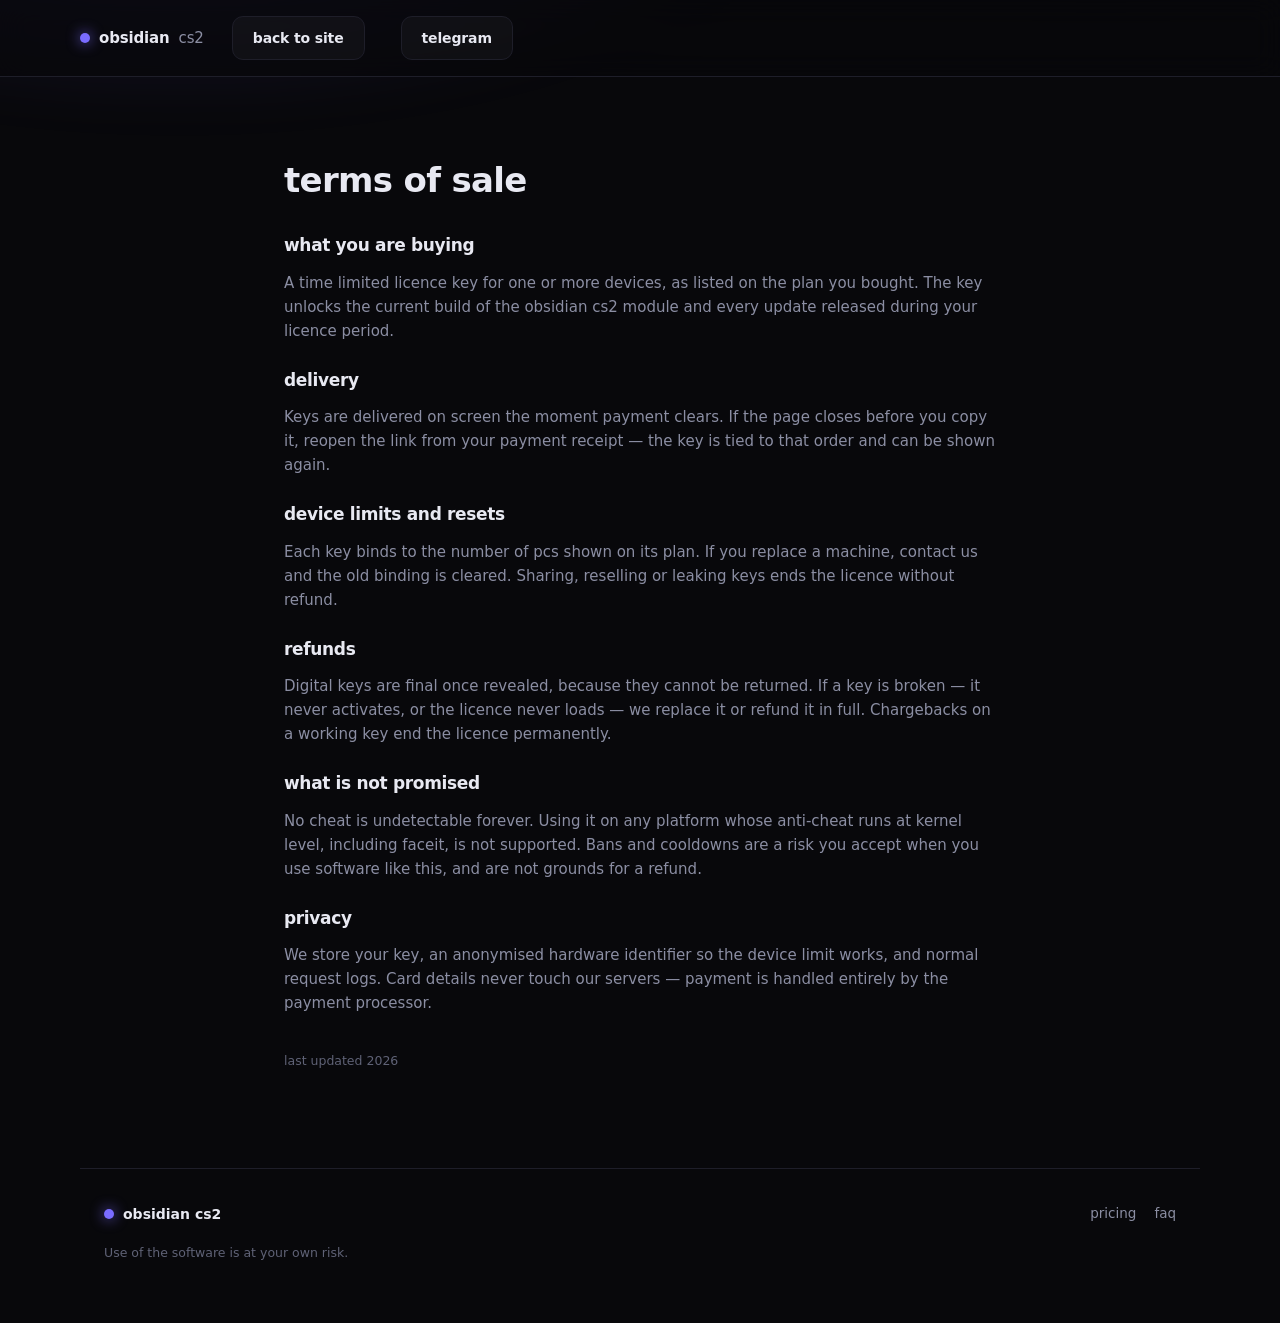
<file: terms.html>
<!doctype html>
<html lang="en">
<head>
<meta charset="utf-8">
<meta name="viewport" content="width=device-width,initial-scale=1">
<title>terms — obsidian</title>
<link rel="stylesheet" href="assets/style.css?v=3">
</head>
<body>

<nav class="nav">
  <a class="brand" href="index.html">
    <span class="brand-dot"></span>
    obsidian <span class="brand-sub">cs2</span>
  </a>
  <a class="btn btn-ghost" href="index.html">back to site</a>
  <a class="btn btn-ghost" href="https://t.me/obsidiancs2" target="_blank" rel="noopener" style="margin-left:8px">telegram</a>
</nav>

<main class="section" style="max-width:760px">
  <h1 style="font-size:34px">terms of sale</h1>

  <h3 style="margin-top:36px">what you are buying</h3>
  <p>A time limited licence key for one or more devices, as listed on the plan you bought. The key unlocks the
  current build of the obsidian cs2 module and every update released during your licence period.</p>

  <h3 style="margin-top:28px">delivery</h3>
  <p>Keys are delivered on screen the moment payment clears. If the page closes before you copy it, reopen the
  link from your payment receipt — the key is tied to that order and can be shown again.</p>

  <h3 style="margin-top:28px">device limits and resets</h3>
  <p>Each key binds to the number of pcs shown on its plan. If you replace a machine, contact us and the old
  binding is cleared. Sharing, reselling or leaking keys ends the licence without refund.</p>

  <h3 style="margin-top:28px">refunds</h3>
  <p>Digital keys are final once revealed, because they cannot be returned. If a key is broken — it never
  activates, or the licence never loads — we replace it or refund it in full. Chargebacks on a working key end
  the licence permanently.</p>

  <h3 style="margin-top:28px">what is not promised</h3>
  <p>No cheat is undetectable forever. Using it on any platform whose anti-cheat runs at kernel level, including
  faceit, is not supported. Bans and cooldowns are a risk you accept when you use software like this, and are
  not grounds for a refund.</p>

  <h3 style="margin-top:28px">privacy</h3>
  <p>We store your key, an anonymised hardware identifier so the device limit works, and normal request logs.
  Card details never touch our servers — payment is handled entirely by the payment processor.</p>

  <p class="fine" style="margin-top:36px">last updated <span id="year"></span></p>
</main>

<footer class="foot">
  <div class="foot-brand"><span class="brand-dot"></span> obsidian cs2</div>
  <div class="foot-links"><a href="index.html#pricing">pricing</a><a href="index.html#faq">faq</a></div>
  <p class="fine">Use of the software is at your own risk.</p>
</footer>

<script>document.getElementById("year").textContent = new Date().getFullYear();</script>
</body>
</html>
</file>
<file: assets/style.css>
/* obsidian cs2 - storefront
   dark, quiet, one accent. no framework, no build step. */

:root {
  --bg: #08080b;
  --bg-2: #0d0d12;
  --panel: #12121a;
  --line: #1e1e29;
  --text: #e8e9f2;
  --dim: #8b8ea3;
  --accent: #7a6cff;
  --accent-soft: #a99cff;
  --good: #6ee7a8;
  --radius: 16px;
  --max: 1120px;
}

* { box-sizing: border-box; }
html { scroll-behavior: smooth; }
body {
  margin: 0;
  background: var(--bg);
  color: var(--text);
  font: 15px/1.6 "Inter", "Segoe UI", system-ui, -apple-system, sans-serif;
  -webkit-font-smoothing: antialiased;
  overflow-x: hidden;
}

/* ambient light */
body::before {
  content: "";
  position: fixed;
  inset: -30% -10% auto -10%;
  height: 70vh;
  background:
    radial-gradient(60% 60% at 20% 20%, rgba(122,108,255,.22), transparent 70%),
    radial-gradient(50% 60% at 80% 0%, rgba(80,180,255,.12), transparent 70%);
  filter: blur(20px);
  pointer-events: none;
  z-index: 0;
}

a { color: inherit; text-decoration: none; }
h1, h2, h3 { line-height: 1.15; letter-spacing: -0.02em; margin: 0; }
h1 { font-size: clamp(38px, 5.4vw, 64px); font-weight: 700; }
h1 em { font-style: normal; color: var(--accent-soft); }
h2 { font-size: clamp(26px, 3vw, 38px); }
h3 { font-size: 17px; }
p { color: var(--dim); }

/* ---------- nav ---------- */
.nav {
  position: sticky; top: 0; z-index: 20;
  display: flex; align-items: center; gap: 28px;
  padding: 16px max(24px, calc((100vw - var(--max)) / 2));
  backdrop-filter: blur(14px);
  background: rgba(8,8,11,.72);
  border-bottom: 1px solid var(--line);
}
.brand {
  display: flex; align-items: center; gap: 9px;
  font-weight: 650; letter-spacing: -0.01em;
}
.brand-sub { color: var(--dim); font-weight: 400; }
.brand-dot {
  width: 10px; height: 10px; border-radius: 50%;
  background: var(--accent);
  box-shadow: 0 0 14px rgba(122,108,255,.9);
}
.nav-links { display: flex; gap: 22px; margin-left: auto; font-size: 14px; color: var(--dim); }
.nav-links a:hover { color: var(--text); }

/* ---------- buttons ---------- */
.btn {
  display: inline-flex; align-items: center; justify-content: center;
  height: 44px; padding: 0 20px; border-radius: 11px;
  font-weight: 600; font-size: 14px; letter-spacing: -0.01em;
  border: 1px solid transparent; cursor: pointer;
  transition: transform .12s ease, background .18s ease, border-color .18s ease;
}
.btn:active { transform: translateY(1px); }
.btn-primary {
  background: linear-gradient(180deg, #8a7dff, #6f60f5);
  color: #0a0a12;
  box-shadow: 0 12px 30px -12px rgba(122,108,255,.85);
}
.btn-primary:hover { background: linear-gradient(180deg, #9a8fff, #7a6cff); }
.btn-ghost { background: rgba(255,255,255,.03); border-color: var(--line); color: var(--text); }
.btn-ghost:hover { border-color: #33334a; background: rgba(255,255,255,.06); }
.btn[disabled] { opacity: .5; cursor: progress; }

/* ---------- hero ---------- */
.hero {
  position: relative; z-index: 1;
  display: grid; grid-template-columns: 1.05fr .95fr; gap: 48px; align-items: center;
  max-width: var(--max); margin: 0 auto; padding: 76px 24px 64px;
}
.pill {
  display: inline-flex; align-items: center; gap: 8px;
  padding: 6px 13px; border-radius: 999px;
  border: 1px solid var(--line); background: rgba(255,255,255,.03);
  font-size: 12.5px; color: var(--dim); margin-bottom: 22px;
}
.live {
  width: 7px; height: 7px; border-radius: 50%; background: var(--good);
  box-shadow: 0 0 10px var(--good);
}
.lede { font-size: 17px; max-width: 46ch; margin: 18px 0 30px; }
.hero-actions { display: flex; gap: 12px; flex-wrap: wrap; }
.hero-meta {
  display: flex; gap: 10px; flex-wrap: wrap;
  margin-top: 26px; font-size: 12.5px; color: #5f6276;
}

/* panel mockup */
.hero-art { position: relative; }
.panel {
  border: 1px solid #23233a; border-radius: 18px; overflow: hidden;
  background: linear-gradient(180deg, rgba(24,24,36,.96), rgba(12,12,18,.96));
  box-shadow: 0 40px 90px -40px rgba(80,60,255,.55), inset 0 1px 0 rgba(255,255,255,.05);
  transform: perspective(1200px) rotateY(-6deg) rotateX(2deg);
}
.panel-bar {
  display: flex; align-items: center; gap: 6px;
  padding: 11px 14px; border-bottom: 1px solid #1c1c2b;
}
.dot { width: 8px; height: 8px; border-radius: 50%; background: #2b2b3d; }
.panel-title { margin-left: 10px; font-size: 12px; color: #6c6f88; }
.panel-body { padding: 16px; }
.tabs { display: flex; gap: 16px; font-size: 12.5px; color: #565a72; margin-bottom: 16px; }
.tab.active { color: #ddd9ff; border-bottom: 1.5px solid var(--accent); padding-bottom: 6px; }
.rows { display: grid; gap: 10px; }
.row { display: flex; align-items: center; gap: 10px; font-size: 13px; color: #c9cadd; }
.tick {
  width: 15px; height: 15px; border-radius: 4px;
  border: 1px solid #2f2f45; background: #15151f;
}
.tick.on { background: var(--accent); border-color: var(--accent); }
.row.slider span:first-child { width: 92px; color: #8b8ea3; font-size: 12px; }
.row.slider i { flex: 1; height: 4px; border-radius: 4px; background: #222233; overflow: hidden; display: block; }
.row.slider b { display: block; height: 100%; background: linear-gradient(90deg, #6f60f5, #a99cff); }
.val { font-size: 11.5px; color: #7c7f96; width: 40px; text-align: right; }
.panel-foot {
  display: flex; justify-content: space-between;
  padding: 10px 16px; border-top: 1px solid #1c1c2b;
  font-size: 11.5px; color: #4f5268;
}

/* ---------- sections ---------- */
.section {
  position: relative; z-index: 1;
  max-width: var(--max); margin: 0 auto; padding: 84px 24px;
}
.section-head { max-width: 60ch; margin-bottom: 36px; }
.section-head p { margin: 12px 0 0; font-size: 15.5px; }

.grid { display: grid; grid-template-columns: repeat(3, 1fr); gap: 16px; }
.card {
  border: 1px solid var(--line); border-radius: var(--radius);
  background: linear-gradient(180deg, rgba(20,20,30,.85), rgba(12,12,18,.85));
  padding: 24px;
  transition: border-color .2s ease, transform .2s ease;
}
.card:hover { border-color: #30304a; transform: translateY(-2px); }
.card p { margin: 10px 0 0; font-size: 14px; }

.split { display: grid; grid-template-columns: 1.2fr .8fr; gap: 48px; align-items: center; }
.steps { list-style: none; counter-reset: s; padding: 0; margin: 26px 0 0; display: grid; gap: 18px; }
.steps li { counter-increment: s; position: relative; padding-left: 46px; }
.steps li::before {
  content: counter(s);
  position: absolute; left: 0; top: 1px;
  width: 30px; height: 30px; border-radius: 9px;
  display: grid; place-items: center;
  background: rgba(122,108,255,.12); border: 1px solid rgba(122,108,255,.3);
  color: var(--accent-soft); font-size: 13px; font-weight: 600;
}
.steps b { display: block; font-size: 15px; }
.steps span { font-size: 14px; color: var(--dim); }

.stat-box { display: grid; grid-template-columns: 1fr 1fr; gap: 1px; background: var(--line);
  border: 1px solid var(--line); border-radius: var(--radius); overflow: hidden; }
.stat { background: var(--bg-2); padding: 26px 22px; }
.stat b { display: block; font-size: 26px; letter-spacing: -0.03em; }
.stat span { font-size: 12.5px; color: var(--dim); }

/* ---------- pricing ---------- */
.pricing { display: grid; grid-template-columns: repeat(3, 1fr); gap: 16px; align-items: stretch; }
.plan { display: flex; flex-direction: column; padding: 26px; position: relative; }
.plan h3 { font-size: 15px; color: var(--dim); font-weight: 500; text-transform: lowercase; }
.plan .amount { font-size: 40px; font-weight: 700; letter-spacing: -0.03em; margin: 8px 0 2px; }
.plan .amount small { font-size: 15px; color: var(--dim); font-weight: 400; }
.plan .blurb { font-size: 13px; color: var(--dim); margin: 0 0 18px; }
.plan ul { list-style: none; padding: 0; margin: 0 0 24px; display: grid; gap: 9px; font-size: 13.5px; color: #c3c5d8; }
.plan li::before { content: "—"; color: var(--accent); margin-right: 9px; }
.plan .btn { margin-top: auto; width: 100%; }
.plan.featured { border-color: rgba(122,108,255,.55); box-shadow: 0 30px 70px -40px rgba(122,108,255,.8); }
.plan .flag {
  position: absolute; top: -11px; left: 26px;
  background: var(--accent); color: #0a0a12;
  font-size: 11px; font-weight: 700; padding: 3px 10px; border-radius: 999px;
}
.skeleton { min-height: 340px; opacity: .35; animation: pulse 1.4s ease-in-out infinite; }
@keyframes pulse { 50% { opacity: .18; } }
.fine { font-size: 12.5px; color: #5f6276; }

/* ---------- faq ---------- */
.faq { display: grid; gap: 10px; max-width: 78ch; }
details {
  border: 1px solid var(--line); border-radius: 12px;
  background: rgba(255,255,255,.015); padding: 16px 20px;
}
details[open] { border-color: #2c2c44; }
summary { cursor: pointer; font-size: 14.5px; font-weight: 500; }
summary::-webkit-details-marker { display: none; }
details p { margin: 10px 0 0; font-size: 14px; }

/* ---------- footer ---------- */
.foot {
  position: relative; z-index: 1;
  display: flex; flex-wrap: wrap; gap: 18px; align-items: center;
  max-width: var(--max); margin: 0 auto;
  padding: 34px 24px 60px; border-top: 1px solid var(--line);
}
.foot-brand { display: flex; align-items: center; gap: 9px; font-weight: 600; font-size: 14px; }
.foot-links { display: flex; gap: 18px; margin-left: auto; font-size: 13.5px; color: var(--dim); }
.foot-links a:hover { color: var(--text); }
.foot .fine { width: 100%; margin: 0; }

/* ---------- success page ---------- */
.claim {
  position: relative; z-index: 1;
  max-width: 560px; margin: 0 auto; padding: 90px 24px;
}
.claim h1 { font-size: clamp(28px, 4vw, 40px); }
.keybox {
  display: flex; gap: 10px; margin: 26px 0 14px;
  border: 1px solid rgba(122,108,255,.4); border-radius: 14px;
  background: rgba(122,108,255,.07); padding: 18px;
  font: 600 19px/1.3 ui-monospace, "Cascadia Code", monospace;
  letter-spacing: .06em; color: #efeaff;
  word-break: break-all;
}
.state { margin: 18px 0 0; font-size: 14px; color: var(--dim); }
.state.bad { color: #ff8a9b; }
.state.good { color: var(--good); }
.spinner {
  width: 16px; height: 16px; border-radius: 50%;
  border: 2px solid rgba(255,255,255,.15); border-top-color: var(--accent);
  display: inline-block; vertical-align: -3px; margin-right: 8px;
  animation: spin .8s linear infinite;
}
@keyframes spin { to { transform: rotate(360deg); } }

/* ---------- responsive ---------- */
@media (max-width: 940px) {
  .hero { grid-template-columns: 1fr; padding-top: 52px; gap: 40px; }
  .panel { transform: none; }
  .grid { grid-template-columns: 1fr 1fr; }
  .split { grid-template-columns: 1fr; gap: 30px; }
  .pricing { grid-template-columns: 1fr; }
  .nav-links { display: none; }
}
@media (max-width: 620px) {
  .grid { grid-template-columns: 1fr; }
  .stat-box { grid-template-columns: 1fr 1fr; }
  .hero-meta { font-size: 11.5px; }
}

/* ---------- dashboard ---------- */
.dash {
  position: relative; z-index: 1;
  max-width: var(--max); margin: 0 auto; padding: 56px 24px 80px;
}
.dash-login { max-width: 420px; margin: 20px auto 0; }
.dash-login h1 { font-size: clamp(30px, 4vw, 42px); }
.dash-login .lede { font-size: 14.5px; margin: 12px 0 22px; }

.field-label {
  display: block; font-size: 11px; letter-spacing: .06em; text-transform: uppercase;
  color: var(--dim); margin-bottom: 7px;
}
.field-input {
  width: 100%; background: rgba(0,0,0,.35); border: 1px solid var(--line);
  border-radius: 10px; padding: 11px 13px; font-size: 14px; color: var(--text); outline: none;
}
.field-input:focus { border-color: rgba(122,108,255,.65); }

.dash-head {
  display: flex; align-items: flex-end; justify-content: space-between;
  gap: 20px; flex-wrap: wrap; margin-bottom: 26px;
}
.dash-head h1 { font-size: clamp(26px, 3.4vw, 38px); margin: 10px 0 6px; }
.dash-head .lede { margin: 0; font-size: 14.5px; }

.dash-grid { display: grid; grid-template-columns: 1fr 1fr; gap: 16px; margin-bottom: 16px; }
@media (max-width: 860px) { .dash-grid { grid-template-columns: 1fr; } }

.bar {
  height: 6px; border-radius: 6px; background: #1c1c28;
  overflow: hidden; margin: 16px 0 10px;
}
.bar b { display: block; height: 100%; border-radius: 6px;
  background: linear-gradient(90deg, #6f60f5, #a99cff); }

.kv-list {
  display: grid; grid-template-columns: 110px 1fr; gap: 7px 12px;
  font-size: 13px; margin-top: 16px;
}
.kv-list div:nth-child(odd) { color: var(--dim); }

.device {
  display: flex; align-items: center; justify-content: space-between; gap: 12px;
  padding: 10px 0; border-top: 1px solid var(--line); font-size: 13px;
}
.device:first-child { border-top: 0; }
.device b { font-weight: 600; font-size: 13.5px; display: block; }
.device .mono { font-family: ui-monospace, "Cascadia Code", monospace; font-size: 11px; }
.device .fine { margin: 0; white-space: nowrap; }

/* ---------------------------------------------------------------- checkout */

.pay {
  max-width: 660px;
  margin: 28px auto 0;
  text-align: left;
  display: grid;
  gap: 14px;
}
.pay h3 { margin: 0; }
.pay .lbl {
  display: block;
  font-size: 11.5px;
  letter-spacing: .08em;
  text-transform: uppercase;
  color: var(--dim);
}
.pay-row { display: flex; align-items: center; gap: 10px; flex-wrap: wrap; }
.pay-row .addr { flex: 1 1 260px; }
.pay-amount { font-size: 34px; font-weight: 600; letter-spacing: -.015em; line-height: 1.1; }
.pay-amount small { font-size: 13px; font-weight: 500; color: var(--dim); letter-spacing: .06em; }
.addr {
  display: block;
  font-family: ui-monospace, SFMono-Regular, Menlo, monospace;
  font-size: 13px;
  word-break: break-all;
  background: var(--bg-2);
  border: 1px solid var(--line);
  border-radius: 12px;
  padding: 11px 13px;
}
.copy {
  border: 1px solid var(--line);
  background: transparent;
  color: var(--dim);
  font: inherit;
  font-size: 12px;
  padding: 9px 13px;
  border-radius: 10px;
  cursor: pointer;
  transition: color .15s, border-color .15s;
}
.copy:hover { color: var(--text); border-color: var(--accent); }
.pay-status { font-size: 13.5px; color: var(--accent-soft); margin: 0; }
.pay .steps { margin-top: 4px; }

/* [hidden] has to beat the .card display rules, or every state shows at once */
[hidden] { display: none !important; }
</file>
